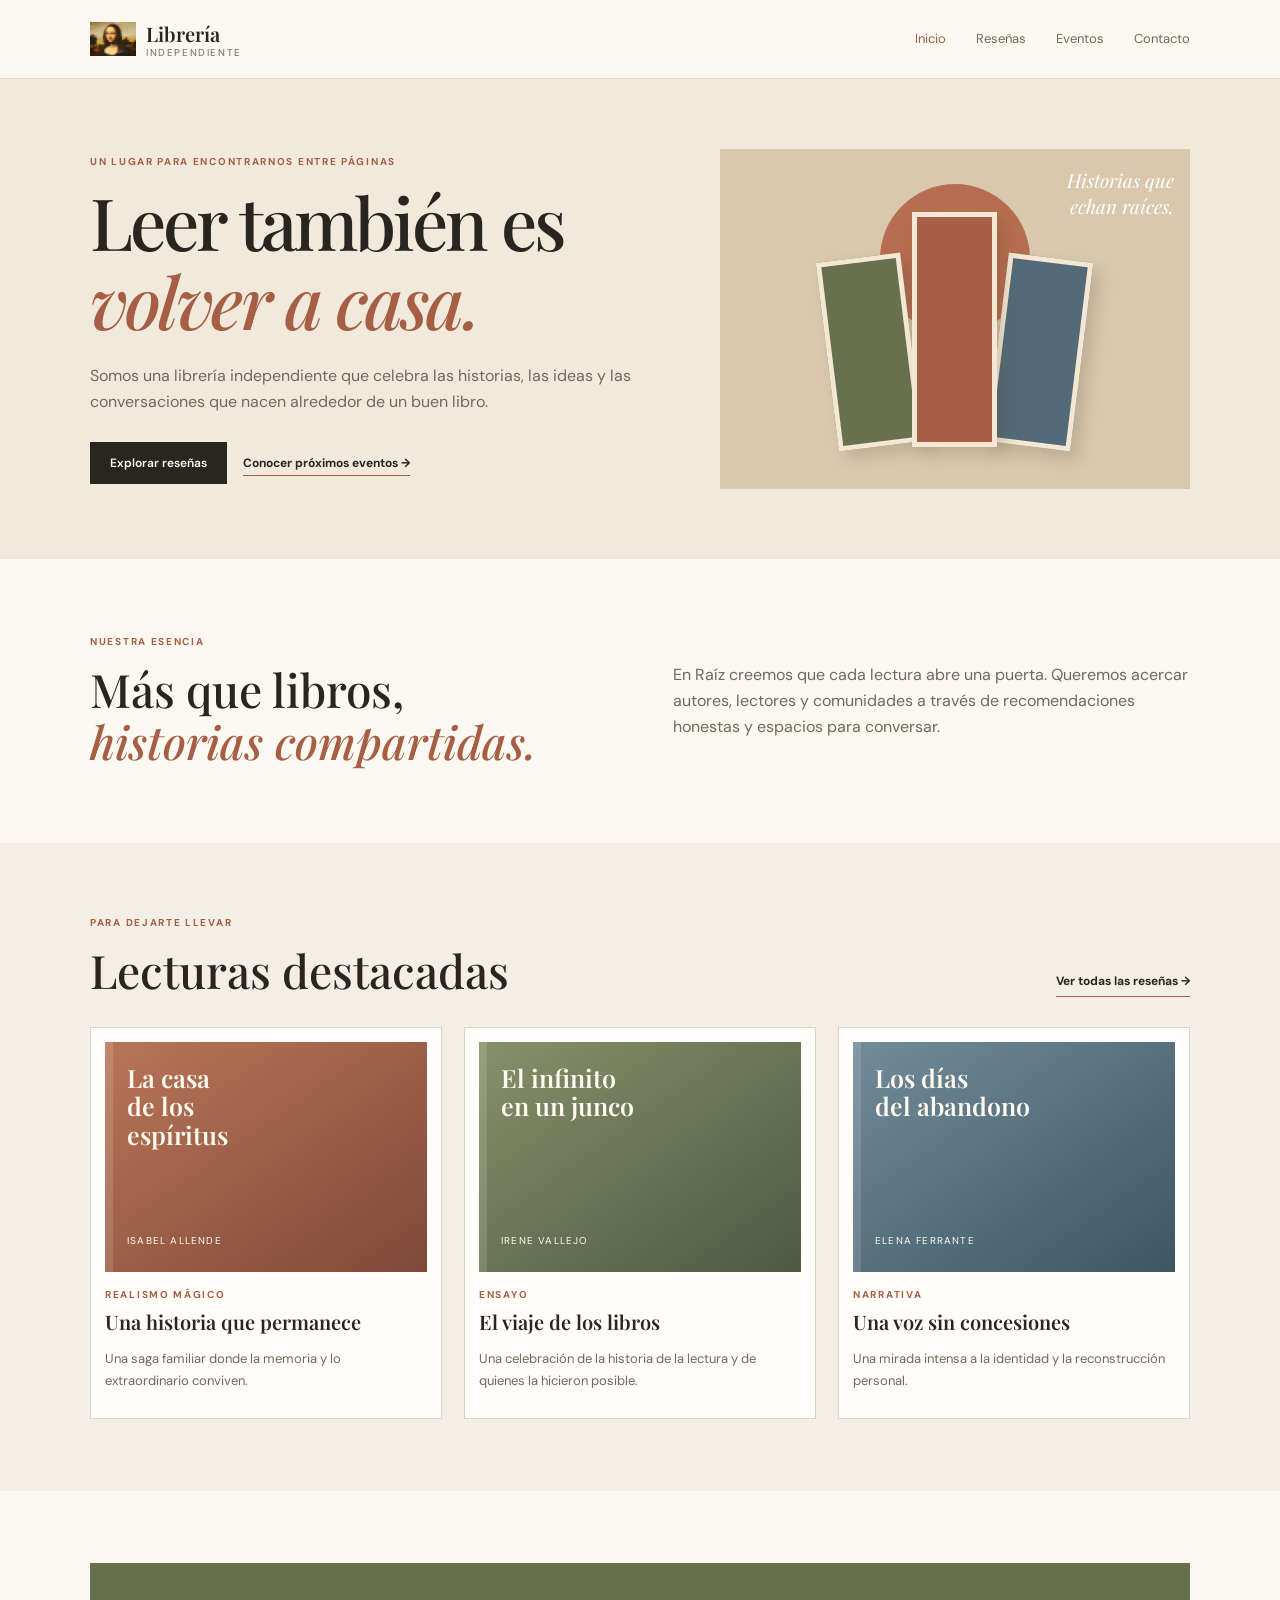
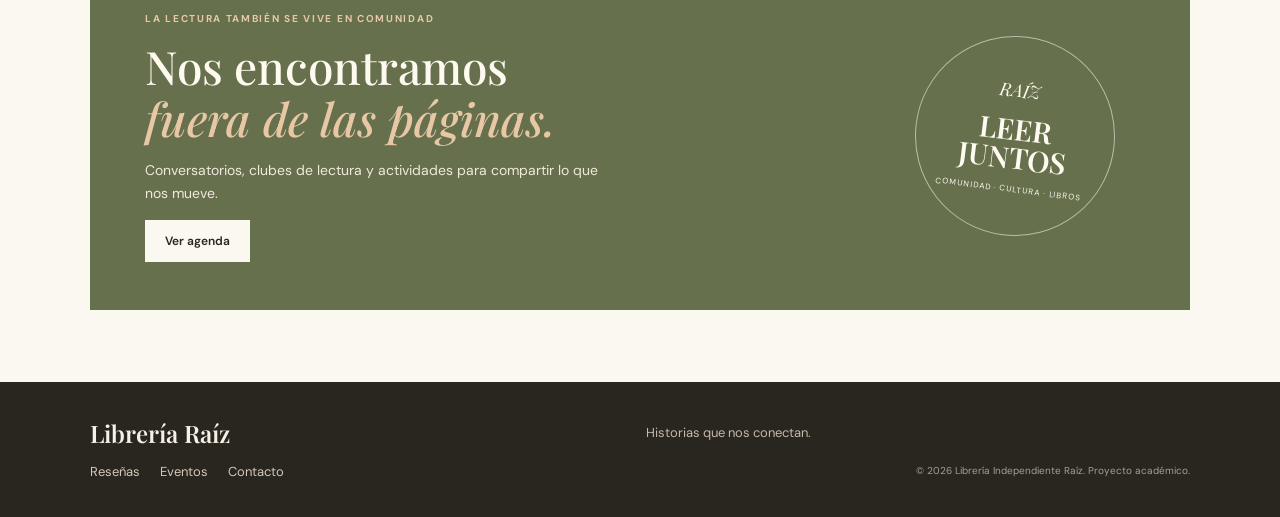
<file: index.html>
<!doctype html>
<html lang="es">

<head>
    <meta charset="utf-8">
    <meta name="viewport" content="width=device-width,initial-scale=1">
    <meta name="description" content="Librería Independiente Raíz: libros, reseñas y encuentros.">
    <title>Librería Raíz | Leer también es volver a casa</title>
    <link rel="icon" href="img/logo.webp">
    <link rel="stylesheet" href="css/main.css">
    <script src="js/main.js" defer></script>
</head>

<body><a class="skip" href="#main">Saltar al contenido</a>
    <header>
        <div class="wrap nav-wrap"><a class="brand" href="index.html"><img src="img/logo.webp"
                    alt="Logotipo de Librería Raíz"><span><b>Librería</b><small>independiente</small></span></a><button
                class="menu" aria-expanded="false" aria-controls="nav">Menú</button>
            <nav id="nav"><a class="active" href="index.html">Inicio</a><a href="blog/index.html">Reseñas</a><a
                    href="eventos/index.html">Eventos</a><a href="contacto/index.html">Contacto</a></nav>
        </div>
    </header>
    <main id="main">
        <section class="hero">
            <div class="wrap hero-grid">
                <div>
                    <p class="eyebrow">Un lugar para encontrarnos entre páginas</p>
                    <h1>Leer también es <em>volver a casa.</em></h1>
                    <p class="lead">Somos una librería independiente que celebra las historias, las ideas y las
                        conversaciones que nacen alrededor de un buen libro.</p><a class="btn"
                        href="blog/index.html">Explorar reseñas</a> <a class="under" href="eventos/index.html">Conocer
                        próximos eventos →</a>
                </div>
                <div class="art" role="img" aria-label="Ilustración decorativa de libros"><i></i><span
                        class="vol v1"></span><span class="vol v2"></span><span class="vol v3"></span><b>Historias
                        que<br>echan raíces.</b></div>
            </div>
        </section>
        <section class="wrap intro">
            <div>
                <p class="eyebrow">Nuestra esencia</p>
                <h2>Más que libros,<br><em>historias compartidas.</em></h2>
            </div>
            <p class="lead">En Raíz creemos que cada lectura abre una puerta. Queremos acercar autores, lectores y
                comunidades a través de recomendaciones honestas y espacios para conversar.</p>
        </section>
        <section class="soft">
            <div class="wrap section">
                <div class="section-head">
                    <div>
                        <p class="eyebrow">Para dejarte llevar</p>
                        <h2>Lecturas destacadas</h2>
                    </div><a class="under" href="blog/index.html">Ver todas las reseñas →</a>
                </div>
                <div class="books">
                    <article>
                        <div class="cover clay"><b>La casa<br>de los<br>espíritus</b><small>Isabel Allende</small></div>
                        <p class="eyebrow">Realismo mágico</p>
                        <h3>Una historia que permanece</h3>
                        <p>Una saga familiar donde la memoria y lo extraordinario conviven.</p>
                    </article>
                    <article>
                        <div class="cover olive"><b>El infinito<br>en un junco</b><small>Irene Vallejo</small></div>
                        <p class="eyebrow">Ensayo</p>
                        <h3>El viaje de los libros</h3>
                        <p>Una celebración de la historia de la lectura y de quienes la hicieron posible.</p>
                    </article>
                    <article>
                        <div class="cover blue"><b>Los días<br>del abandono</b><small>Elena Ferrante</small></div>
                        <p class="eyebrow">Narrativa</p>
                        <h3>Una voz sin concesiones</h3>
                        <p>Una mirada intensa a la identidad y la reconstrucción personal.</p>
                    </article>
                </div>
            </div>
        </section>
        <section class="wrap section">
            <div class="banner">
                <div>
                    <p class="eyebrow">La lectura también se vive en comunidad</p>
                    <h2>Nos encontramos<br><em>fuera de las páginas.</em></h2>
                    <p>Conversatorios, clubes de lectura y actividades para compartir lo que nos mueve.</p><a
                        class="btn light" href="eventos/index.html">Ver agenda</a>
                </div>
                <div class="stamp">RAÍZ<strong>LEER<br>JUNTOS</strong><small>COMUNIDAD · CULTURA · LIBROS</small></div>
            </div>
        </section>
    </main>
    <footer>
        <div class="wrap foot"><b>Librería Raíz</b><span>Historias que nos conectan.</span>
            <div><a href="blog/index.html">Reseñas</a><a href="eventos/index.html">Eventos</a><a
                    href="contacto/index.html">Contacto</a></div><small>© 2026 Librería Independiente Raíz. Proyecto
                académico.</small>
        </div>
    </footer>
</body>

</html>
</file>
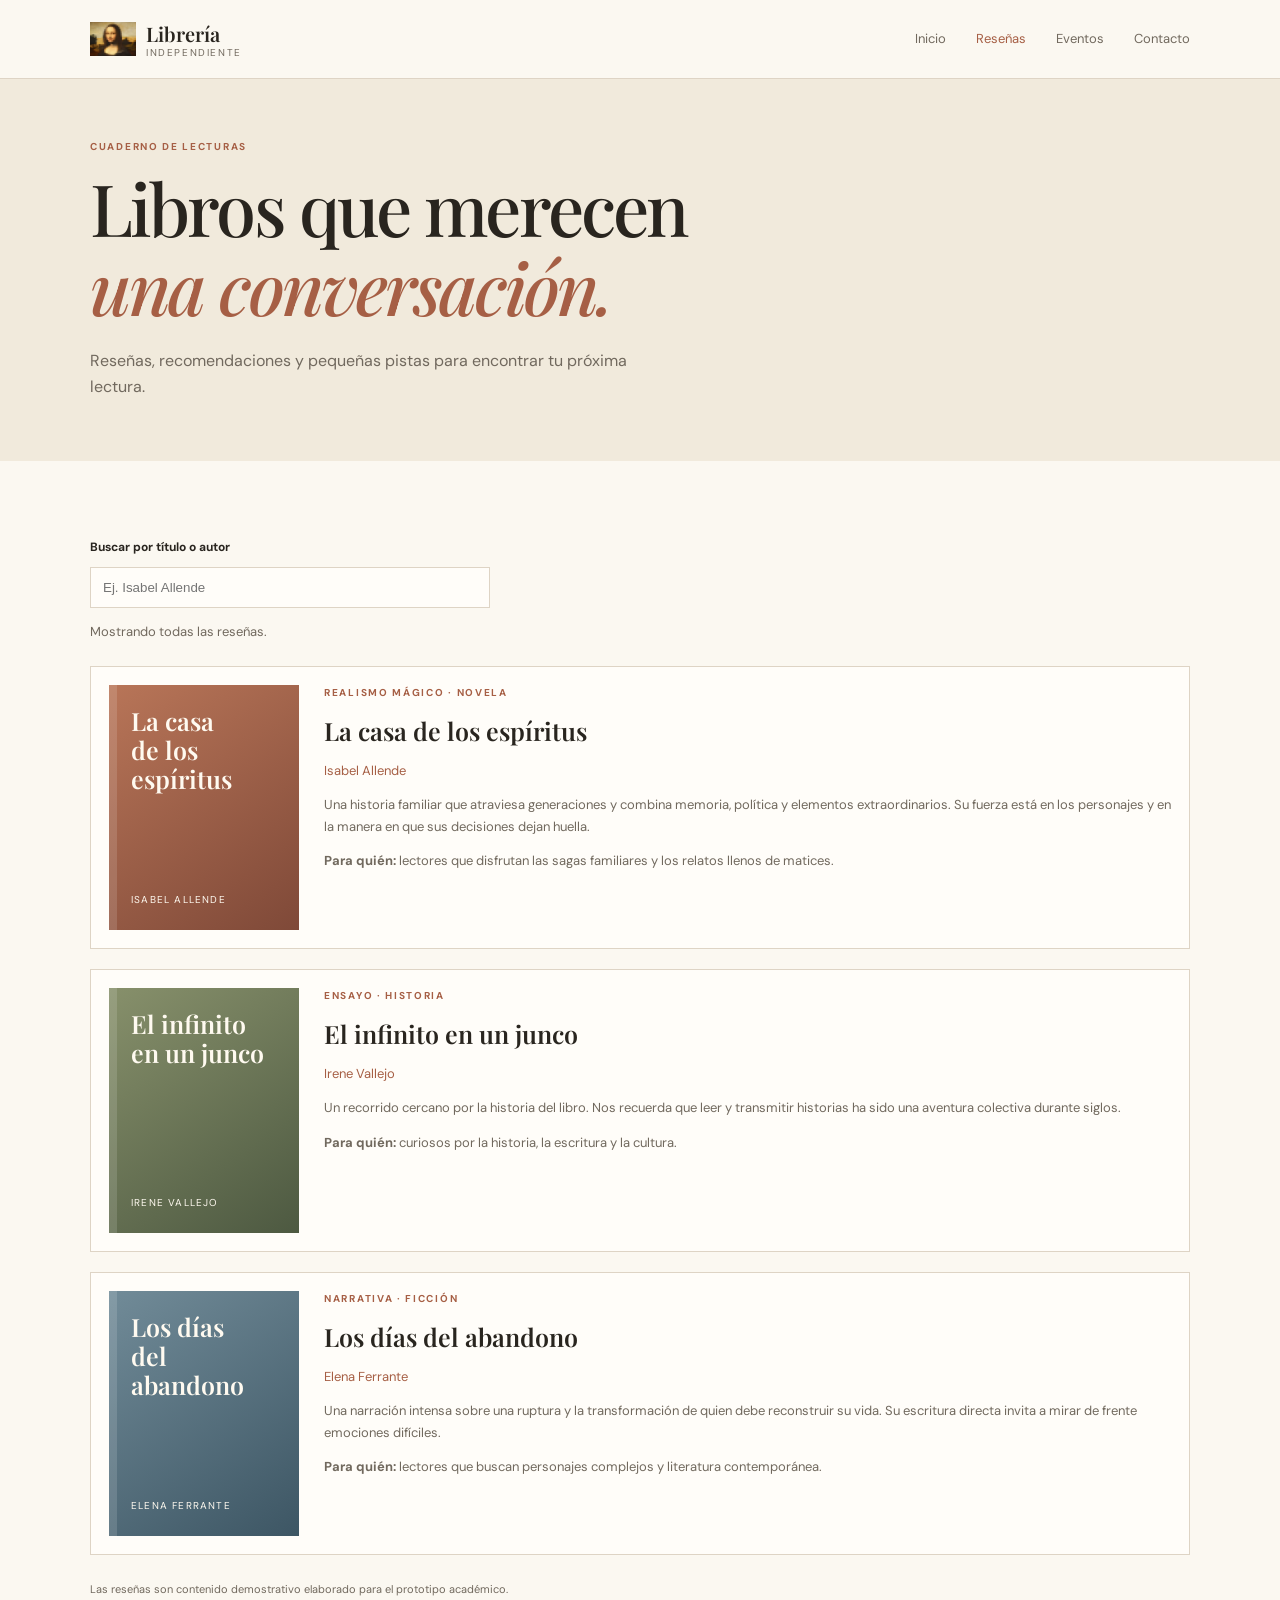
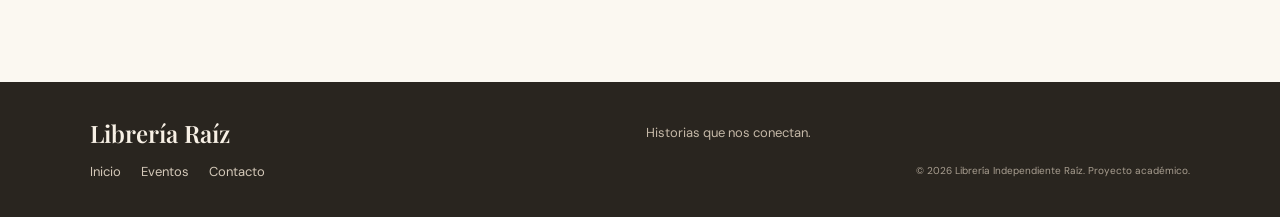
<file: blog/index.html>
<!doctype html>
<html lang="es">

<head>
    <meta charset="utf-8">
    <meta name="viewport" content="width=device-width,initial-scale=1">
    <title>Reseñas | Librería Raíz</title>
    <link rel="icon" href="../img/logo.webp">
    <link rel="stylesheet" href="../css/main.css">
    <script src="../js/main.js" defer></script>
</head>

<body><a class="skip" href="#main">Saltar al contenido</a>
    <header>
        <div class="wrap nav-wrap"><a class="brand" href="../index.html"><img src="../img/logo.webp"
                    alt="Logotipo de Librería Raíz"><span><b>Librería</b><small>independiente</small></span></a><button
                class="menu" aria-expanded="false" aria-controls="nav">Menú</button>
            <nav id="nav"><a href="../index.html">Inicio</a><a class="active" href="index.html">Reseñas</a><a
                    href="../eventos/index.html">Eventos</a><a href="../contacto/index.html">Contacto</a></nav>
        </div>
    </header>
    <main id="main">
        <section class="pagehero">
            <div class="wrap">
                <p class="eyebrow">Cuaderno de lecturas</p>
                <h1>Libros que merecen<br><em>una conversación.</em></h1>
                <p class="lead">Reseñas, recomendaciones y pequeñas pistas para encontrar tu próxima lectura.</p>
            </div>
        </section>
        <section class="wrap section"><label class="searchlabel" for="search">Buscar por título o autor</label><input
                id="search" class="search" type="search" placeholder="Ej. Isabel Allende">
            <p id="status" class="muted" aria-live="polite">Mostrando todas las reseñas.</p>
            <div class="reviews" id="reviews">
                <article class="review" data-search="la casa de los espiritus isabel allende realismo magico">
                    <div class="cover clay"><b>La casa<br>de los<br>espíritus</b><small>Isabel Allende</small></div>
                    <div>
                        <p class="eyebrow">Realismo mágico · Novela</p>
                        <h2>La casa de los espíritus</h2>
                        <p class="byline">Isabel Allende</p>
                        <p>Una historia familiar que atraviesa generaciones y combina memoria, política y elementos
                            extraordinarios. Su fuerza está en los personajes y en la manera en que sus decisiones dejan
                            huella.</p>
                        <p><strong>Para quién:</strong> lectores que disfrutan las sagas familiares y los relatos llenos
                            de matices.</p>
                    </div>
                </article>
                <article class="review" data-search="el infinito en un junco irene vallejo ensayo libros">
                    <div class="cover olive"><b>El infinito<br>en un junco</b><small>Irene Vallejo</small></div>
                    <div>
                        <p class="eyebrow">Ensayo · Historia</p>
                        <h2>El infinito en un junco</h2>
                        <p class="byline">Irene Vallejo</p>
                        <p>Un recorrido cercano por la historia del libro. Nos recuerda que leer y transmitir historias
                            ha sido una aventura colectiva durante siglos.</p>
                        <p><strong>Para quién:</strong> curiosos por la historia, la escritura y la cultura.</p>
                    </div>
                </article>
                <article class="review" data-search="los dias del abandono elena ferrante narrativa">
                    <div class="cover blue"><b>Los días<br>del abandono</b><small>Elena Ferrante</small></div>
                    <div>
                        <p class="eyebrow">Narrativa · Ficción</p>
                        <h2>Los días del abandono</h2>
                        <p class="byline">Elena Ferrante</p>
                        <p>Una narración intensa sobre una ruptura y la transformación de quien debe reconstruir su
                            vida. Su escritura directa invita a mirar de frente emociones difíciles.</p>
                        <p><strong>Para quién:</strong> lectores que buscan personajes complejos y literatura
                            contemporánea.</p>
                    </div>
                </article>
            </div>
            <p id="empty" class="empty" hidden>No encontramos reseñas con ese término. Prueba con otro título o autor.
            </p>
            <p class="muted note">Las reseñas son contenido demostrativo elaborado para el prototipo académico.</p>
        </section>
    </main>
    <footer>
        <div class="wrap foot"><b>Librería Raíz</b><span>Historias que nos conectan.</span>
            <div><a href="../index.html">Inicio</a><a href="../eventos/index.html">Eventos</a><a
                    href="../contacto/index.html">Contacto</a></div><small>© 2026 Librería Independiente Raíz. Proyecto
                académico.</small>
        </div>
    </footer>
</body>

</html>
</file>
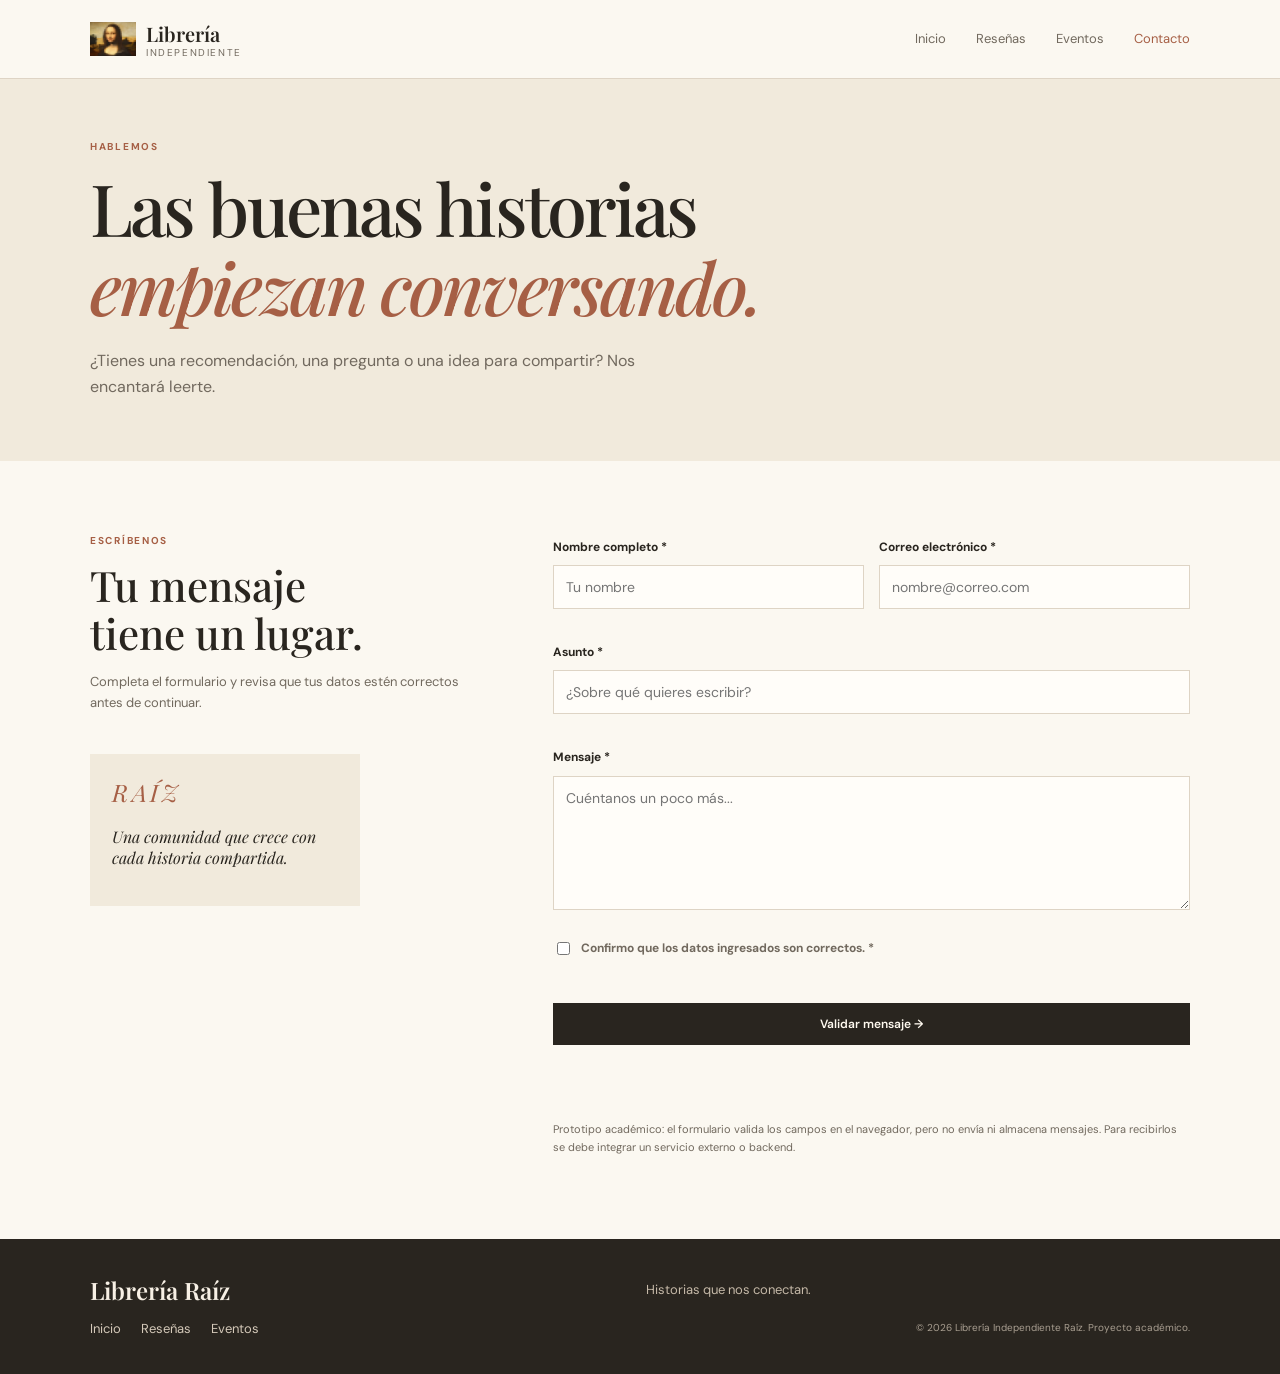
<file: contacto/index.html>
<!doctype html>
<html lang="es">

<head>
    <meta charset="utf-8">
    <meta name="viewport" content="width=device-width,initial-scale=1">
    <title>Contacto | Librería Raíz</title>
    <link rel="icon" href="../img/logo.webp">
    <link rel="stylesheet" href="../css/main.css">
    <script src="../js/main.js" defer></script>
</head>

<body><a class="skip" href="#main">Saltar al contenido</a>
    <header>
        <div class="wrap nav-wrap"><a class="brand" href="../index.html"><img src="../img/logo.webp"
                    alt="Logotipo de Librería Raíz"><span><b>Librería</b><small>independiente</small></span></a><button
                class="menu" aria-expanded="false" aria-controls="nav">Menú</button>
            <nav id="nav"><a href="../index.html">Inicio</a><a href="../blog/index.html">Reseñas</a><a
                    href="../eventos/index.html">Eventos</a><a class="active" href="index.html">Contacto</a></nav>
        </div>
    </header>
    <main id="main">
        <section class="pagehero">
            <div class="wrap">
                <p class="eyebrow">Hablemos</p>
                <h1>Las buenas historias<br><em>empiezan conversando.</em></h1>
                <p class="lead">¿Tienes una recomendación, una pregunta o una idea para compartir? Nos encantará leerte.
                </p>
            </div>
        </section>
        <section class="wrap section contact">
            <div>
                <p class="eyebrow">Escríbenos</p>
                <h2>Tu mensaje<br>tiene un lugar.</h2>
                <p class="muted">Completa el formulario y revisa que tus datos estén correctos antes de continuar.</p>
                <div class="contact-card"><b>RAÍZ</b>
                    <p>Una comunidad que crece con cada historia compartida.</p>
                </div>
            </div>
            <form id="contact-form" novalidate>
                <div class="two">
                    <div><label for="name">Nombre completo *</label><input id="name" name="name" required minlength="2"
                            autocomplete="name" placeholder="Tu nombre"><small id="name-error" class="error"></small>
                    </div>
                    <div><label for="email">Correo electrónico *</label><input id="email" name="email" type="email"
                            required autocomplete="email" placeholder="nombre@correo.com"><small id="email-error"
                            class="error"></small></div>
                </div>
                <div><label for="subject">Asunto *</label><input id="subject" name="subject" required minlength="3"
                        placeholder="¿Sobre qué quieres escribir?"><small id="subject-error" class="error"></small>
                </div>
                <div><label for="message">Mensaje *</label><textarea id="message" name="message" rows="6" required
                        minlength="10" placeholder="Cuéntanos un poco más..."></textarea><small id="message-error"
                        class="error"></small></div><label class="check"><input id="privacy" type="checkbox" required>
                    Confirmo que los datos ingresados son correctos. *</label><small id="privacy-error"
                    class="error"></small><button class="btn" type="submit">Validar mensaje →</button>
                <p id="feedback" aria-live="polite"></p>
                <p class="muted note">Prototipo académico: el formulario valida los campos en el navegador, pero no
                    envía ni almacena mensajes. Para recibirlos se debe integrar un servicio externo o backend.</p>
            </form>
        </section>
    </main>
    <footer>
        <div class="wrap foot"><b>Librería Raíz</b><span>Historias que nos conectan.</span>
            <div><a href="../index.html">Inicio</a><a href="../blog/index.html">Reseñas</a><a
                    href="../eventos/index.html">Eventos</a></div><small>© 2026 Librería Independiente Raíz. Proyecto
                académico.</small>
        </div>
    </footer>
</body>

</html>
</file>
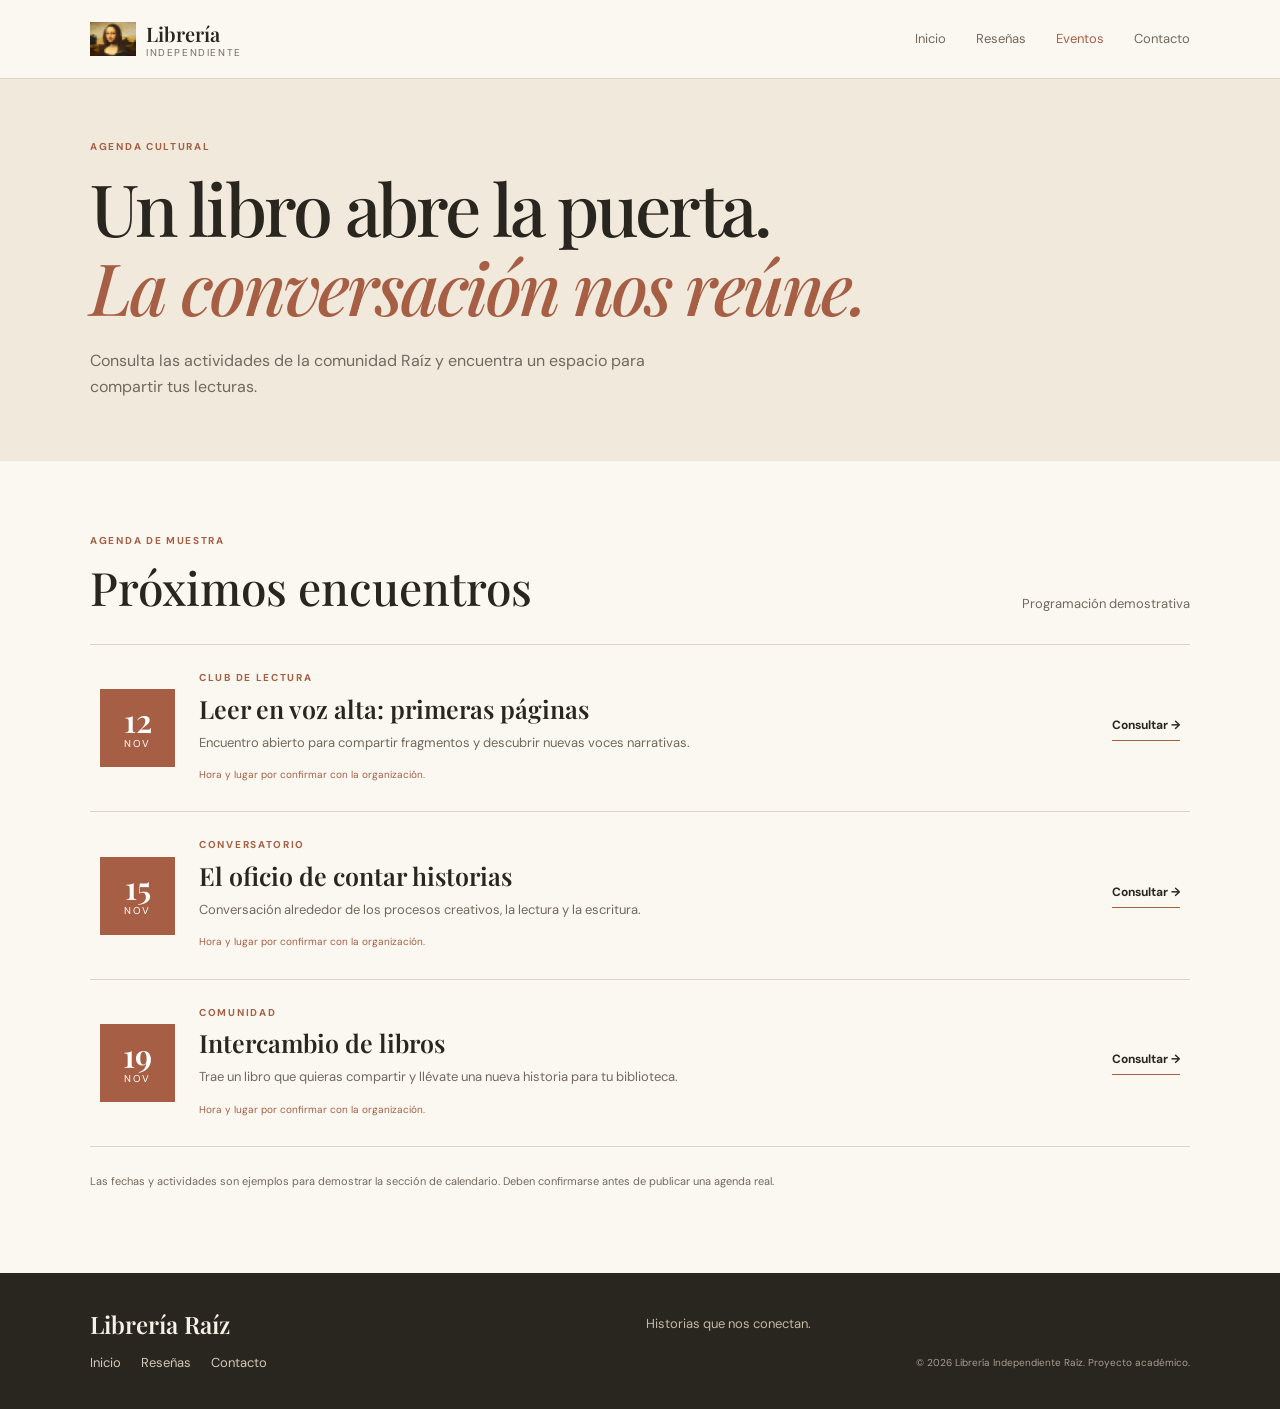
<file: eventos/index.html>
<!doctype html>
<html lang="es">

<head>
    <meta charset="utf-8">
    <meta name="viewport" content="width=device-width,initial-scale=1">
    <title>Eventos | Librería Raíz</title>
    <link rel="icon" href="../img/logo.webp">
    <link rel="stylesheet" href="../css/main.css">
    <script src="../js/main.js" defer></script>
</head>

<body><a class="skip" href="#main">Saltar al contenido</a>
    <header>
        <div class="wrap nav-wrap"><a class="brand" href="../index.html"><img src="../img/logo.webp"
                    alt="Logotipo de Librería Raíz"><span><b>Librería</b><small>independiente</small></span></a><button
                class="menu" aria-expanded="false" aria-controls="nav">Menú</button>
            <nav id="nav"><a href="../index.html">Inicio</a><a href="../blog/index.html">Reseñas</a><a class="active"
                    href="index.html">Eventos</a><a href="../contacto/index.html">Contacto</a></nav>
        </div>
    </header>
    <main id="main">
        <section class="pagehero">
            <div class="wrap">
                <p class="eyebrow">Agenda cultural</p>
                <h1>Un libro abre la puerta.<br><em>La conversación nos reúne.</em></h1>
                <p class="lead">Consulta las actividades de la comunidad Raíz y encuentra un espacio para compartir tus
                    lecturas.</p>
            </div>
        </section>
        <section class="wrap section">
            <div class="section-head">
                <div>
                    <p class="eyebrow">Agenda de muestra</p>
                    <h2>Próximos encuentros</h2>
                </div><span class="muted">Programación demostrativa</span>
            </div>
            <div class="event">
                <div class="date"><b>12</b><span>NOV</span></div>
                <div>
                    <p class="eyebrow">Club de lectura</p>
                    <h2>Leer en voz alta: primeras páginas</h2>
                    <p>Encuentro abierto para compartir fragmentos y descubrir nuevas voces narrativas.</p><small>Hora y
                        lugar por confirmar con la organización.</small>
                </div><a class="under" href="../contacto/index.html">Consultar →</a>
            </div>
            <div class="event">
                <div class="date"><b>15</b><span>NOV</span></div>
                <div>
                    <p class="eyebrow">Conversatorio</p>
                    <h2>El oficio de contar historias</h2>
                    <p>Conversación alrededor de los procesos creativos, la lectura y la escritura.</p><small>Hora y
                        lugar por confirmar con la organización.</small>
                </div><a class="under" href="../contacto/index.html">Consultar →</a>
            </div>
            <div class="event">
                <div class="date"><b>19</b><span>NOV</span></div>
                <div>
                    <p class="eyebrow">Comunidad</p>
                    <h2>Intercambio de libros</h2>
                    <p>Trae un libro que quieras compartir y llévate una nueva historia para tu biblioteca.</p>
                    <small>Hora y lugar por confirmar con la organización.</small>
                </div><a class="under" href="../contacto/index.html">Consultar →</a>
            </div>
            <p class="muted note">Las fechas y actividades son ejemplos para demostrar la sección de calendario. Deben
                confirmarse antes de publicar una agenda real.</p>
        </section>
    </main>
    <footer>
        <div class="wrap foot"><b>Librería Raíz</b><span>Historias que nos conectan.</span>
            <div><a href="../index.html">Inicio</a><a href="../blog/index.html">Reseñas</a><a
                    href="../contacto/index.html">Contacto</a></div><small>© 2026 Librería Independiente Raíz. Proyecto
                académico.</small>
        </div>
    </footer>
</body>

</html>
</file>
<file: css/main.css>
@import url('https://fonts.googleapis.com/css2?family=DM+Sans:wght@400;500;600;700&family=Playfair+Display:ital,wght@0,500;0,600;1,500&display=swap');

:root {
    --ink: #29251f;
    --muted: #71695e;
    --paper: #fbf8f1;
    --cream: #f1eadc;
    --clay: #a65f45;
    --olive: #66704d;
    --blue: #536b79;
    --line: #ded4c5;
    --serif: 'Playfair Display', Georgia, serif;
    --sans: 'DM Sans', Arial, sans-serif
}

* {
    box-sizing: border-box
}

body {
    margin: 0;
    background: var(--paper);
    color: var(--ink);
    font: 16px/1.65 var(--sans)
}

a {
    color: inherit
}

.wrap {
    width: min(1100px, calc(100% - 40px));
    margin: auto
}

.skip {
    position: absolute;
    left: -999px
}

.skip:focus {
    left: 10px;
    top: 10px;
    background: #222;
    color: #fff;
    padding: 10px;
    z-index: 30
}

header {
    position: sticky;
    top: 0;
    background: #fbf8f1f2;
    border-bottom: 1px solid var(--line);
    z-index: 5
}

.nav-wrap {
    min-height: 78px;
    display: flex;
    align-items: center;
    justify-content: space-between
}

.brand {
    display: flex;
    gap: 10px;
    align-items: center;
    text-decoration: none
}

.brand img {
    width: 46px;
    height: 46px;
    object-fit: contain
}

.brand span {
    display: grid;
    line-height: 1.1
}

.brand b {
    font: 600 20px var(--serif)
}

.brand small {
    font-size: 10px;
    letter-spacing: .16em;
    text-transform: uppercase;
    color: var(--muted)
}

nav {
    display: flex;
    gap: 30px
}

nav a,
footer a {
    text-decoration: none;
    font-size: 13px;
    color: var(--muted)
}

nav a.active,
nav a:hover,
footer a:hover {
    color: var(--clay)
}

.menu {
    display: none;
    background: none;
    border: 1px solid var(--line);
    padding: 8px 12px
}

.hero,
.pagehero {
    background: var(--cream);
    padding: 70px 0
}

.hero-grid {
    display: grid;
    grid-template-columns: 1.1fr .9fr;
    gap: 55px;
    align-items: center
}

.eyebrow {
    font-size: 10px;
    letter-spacing: .17em;
    text-transform: uppercase;
    color: var(--clay);
    font-weight: 700;
    margin: 0 0 12px
}

.hero h1,
.pagehero h1 {
    font: 500 clamp(43px, 6vw, 72px)/1.1 var(--serif);
    letter-spacing: -.04em;
    margin: 0
}

.hero h1 em,
.pagehero h1 em,
h2 em {
    color: var(--clay)
}

.lead {
    color: var(--muted);
    font-size: 16px;
    max-width: 580px;
    margin: 22px 0 27px
}

.btn {
    display: inline-block;
    background: var(--ink);
    color: #fffaf0;
    text-decoration: none;
    border: 0;
    padding: 13px 20px;
    font: 600 12px var(--sans);
    cursor: pointer
}

.btn:hover {
    background: var(--clay)
}

.under {
    font-size: 12px;
    font-weight: 700;
    text-decoration: none;
    border-bottom: 1px solid var(--clay);
    padding-bottom: 4px;
    margin-left: 12px
}

.art {
    height: 340px;
    background: #d9c8ad;
    position: relative;
    display: flex;
    align-items: end;
    justify-content: center;
    padding-bottom: 42px;
    overflow: hidden
}

.art i {
    position: absolute;
    width: 150px;
    height: 150px;
    border-radius: 50%;
    background: #b76e50;
    top: 35px
}

.vol {
    width: 85px;
    height: 190px;
    border: 5px solid #f4e8d4;
    position: relative;
    box-shadow: 8px 8px 15px #57453233
}

.v1 {
    background: #68714f;
    transform: rotate(-7deg)
}

.v2 {
    height: 235px;
    background: #a85f45;
    z-index: 1
}

.v3 {
    background: #536b79;
    transform: rotate(7deg)
}

.art>b {
    position: absolute;
    right: 16px;
    top: 18px;
    color: #fff;
    font: italic 19px var(--serif);
    text-align: right
}

.intro {
    padding: 75px 0;
    display: grid;
    grid-template-columns: 1fr 1fr;
    gap: 65px;
    align-items: center
}

.intro h2,
.section h2,
.banner h2,
.contact h2 {
    font: 500 clamp(32px, 4vw, 46px)/1.15 var(--serif);
    margin: 0
}

.intro .lead {
    margin: 0
}

.soft {
    background: #f4efe6
}

.section {
    padding: 72px 0
}

.section-head {
    display: flex;
    justify-content: space-between;
    align-items: end;
    margin-bottom: 30px
}

.books {
    display: grid;
    grid-template-columns: repeat(3, 1fr);
    gap: 22px
}

.books article {
    background: #fffdf9;
    padding: 14px;
    border: 1px solid var(--line)
}

.cover {
    height: 230px;
    padding: 22px;
    color: #fffaf0;
    display: flex;
    flex-direction: column;
    justify-content: space-between;
    box-shadow: inset 8px 0 #ffffff22
}

.cover b {
    font: 600 25px/1.15 var(--serif)
}

.cover small {
    font-size: 10px;
    letter-spacing: .12em;
    text-transform: uppercase
}

.clay {
    background: linear-gradient(145deg, #b87558, #7f4938)
}

.olive {
    background: linear-gradient(145deg, #87906b, #4d5941)
}

.blue {
    background: linear-gradient(145deg, #718b98, #3d5664)
}

.books article>.eyebrow {
    margin: 15px 0 5px
}

.books h3 {
    font: 600 20px var(--serif);
    margin: 0
}

.books article>p:last-child,
.muted {
    color: var(--muted);
    font-size: 13px
}

.banner {
    background: var(--olive);
    color: #fffaf0;
    padding: 48px 55px;
    display: grid;
    grid-template-columns: 1fr 220px;
    align-items: center;
    gap: 25px
}

.banner .eyebrow {
    color: #e6c9a6
}

.banner h2 em {
    color: #e8c7a5
}

.banner p:not(.eyebrow) {
    font-size: 14px;
    color: #f1eadc;
    max-width: 470px
}

.light {
    background: var(--paper);
    color: var(--ink)
}

.stamp {
    border: 1px solid #ffffff88;
    width: 200px;
    height: 200px;
    border-radius: 50%;
    display: flex;
    flex-direction: column;
    justify-content: center;
    align-items: center;
    text-align: center;
    transform: rotate(7deg);
    font: italic 18px var(--serif)
}

.stamp strong {
    font: 600 29px/1 var(--serif);
    margin: 12px
}

.stamp small {
    font: 8px var(--sans);
    letter-spacing: .12em
}

footer {
    background: #29251f;
    color: #f7f0e5;
    padding: 35px 0
}

.foot {
    display: grid;
    grid-template-columns: 1fr 1fr;
    gap: 12px;
    align-items: center
}

.foot>b {
    font: 600 24px var(--serif)
}

.foot>span {
    font-size: 13px;
    color: #c5b9a8
}

.foot>div {
    display: flex;
    gap: 20px
}

.foot a {
    color: #d4c9b9
}

.foot small {
    justify-self: end;
    color: #a99f91;
    font-size: 10px
}

.pagehero {
    padding: 60px 0
}

.pagehero .lead {
    margin-bottom: 0
}

.searchlabel {
    font-size: 12px;
    font-weight: 700
}

.search {
    display: block;
    width: min(400px, 100%);
    padding: 12px;
    border: 1px solid var(--line);
    background: #fffdf9;
    margin: 8px 0
}

.reviews {
    display: grid;
    gap: 20px;
    margin-top: 24px
}

.review {
    display: grid;
    grid-template-columns: 190px 1fr;
    gap: 25px;
    padding: 18px;
    border: 1px solid var(--line);
    background: #fffdf9
}

.review .cover {
    height: 245px
}

.review h2,
.event h2 {
    font: 600 25px var(--serif);
    margin: 0
}

.review p:not(.eyebrow) {
    font-size: 13px;
    color: var(--muted)
}

.byline {
    color: var(--clay) !important
}

.note {
    font-size: 11px;
    margin-top: 25px
}

.empty {
    background: var(--cream);
    padding: 25px;
    text-align: center
}

.event {
    display: grid;
    grid-template-columns: 75px 1fr auto;
    gap: 24px;
    align-items: center;
    padding: 25px 10px;
    border-top: 1px solid var(--line)
}

.event:last-of-type {
    border-bottom: 1px solid var(--line)
}

.event .eyebrow {
    margin: 0 0 5px
}

.event p:not(.eyebrow) {
    font-size: 13px;
    color: var(--muted);
    margin: 7px 0
}

.event small {
    font-size: 10px;
    color: var(--clay)
}

.date {
    height: 78px;
    background: var(--clay);
    color: white;
    display: flex;
    flex-direction: column;
    justify-content: center;
    align-items: center
}

.date b {
    font: 600 32px var(--serif);
    line-height: 1
}

.date span {
    font-size: 10px;
    letter-spacing: .15em
}

.contact {
    display: grid;
    grid-template-columns: .75fr 1.25fr;
    gap: 80px
}

.contact h2 {
    font-size: 42px
}

.contact-card {
    background: var(--cream);
    padding: 22px;
    margin-top: 40px;
    max-width: 270px
}

.contact-card b {
    font: italic 24px var(--serif);
    color: var(--clay);
    letter-spacing: .15em
}

.contact-card p {
    font: italic 16px var(--serif)
}

form {
    display: grid;
    gap: 15px
}

form label {
    font-size: 12px;
    font-weight: 700
}

form input:not([type=checkbox]),
form textarea {
    display: block;
    width: 100%;
    padding: 12px;
    border: 1px solid var(--line);
    background: #fffdf9;
    font: 14px var(--sans);
    margin-top: 6px
}

form input:focus,
form textarea:focus,
.search:focus {
    outline: 2px solid #a65f4533;
    border-color: var(--clay)
}

.two {
    display: grid;
    grid-template-columns: 1fr 1fr;
    gap: 15px
}

.error {
    display: block;
    color: #a33d32;
    font-size: 11px;
    min-height: 14px
}

.check {
    display: flex;
    gap: 8px;
    align-items: center;
    color: var(--muted)
}

#feedback {
    font-size: 13px;
    color: var(--olive);
    margin: 0;
    min-height: 20px
}

@media(max-width:720px) {
    .wrap {
        width: calc(100% - 34px)
    }

    .nav-wrap {
        min-height: 70px
    }

    .menu {
        display: block
    }

    nav {
        display: none;
        position: absolute;
        top: 69px;
        left: 0;
        right: 0;
        background: var(--paper);
        padding: 18px 25px;
        flex-direction: column;
        gap: 15px;
        border-bottom: 1px solid var(--line)
    }

    nav.open {
        display: flex
    }

    .hero-grid,
    .intro,
    .contact {
        grid-template-columns: 1fr;
        gap: 30px
    }

    .hero {
        padding: 48px 0
    }

    .hero h1 {
        font-size: 49px
    }

    .art {
        height: 270px
    }

    .intro,
    .section {
        padding: 52px 0
    }

    .books {
        grid-template-columns: 1fr
    }

    .books article {
        display: grid;
        grid-template-columns: 115px 1fr;
        gap: 10px
    }

    .books .cover {
        height: 165px;
        padding: 13px
    }

    .cover b {
        font-size: 19px
    }

    .books article>.eyebrow {
        align-self: end
    }

    .books h3,
    .books article>p:last-child {
        grid-column: 2
    }

    .books article h3 {
        align-self: center
    }

    .section-head {
        align-items: flex-start;
        flex-direction: column;
        gap: 12px
    }

    .banner {
        grid-template-columns: 1fr;
        padding: 32px 24px
    }

    .stamp {
        width: 155px;
        height: 155px;
        justify-self: center
    }

    .stamp strong {
        font-size: 23px
    }

    .pagehero {
        padding: 48px 0
    }

    .pagehero h1 {
        font-size: 43px
    }

    .review {
        grid-template-columns: 105px 1fr;
        gap: 14px;
        padding: 12px
    }

    .review .cover {
        height: 160px;
        padding: 12px
    }

    .review h2,
    .event h2 {
        font-size: 20px
    }

    .event {
        grid-template-columns: 60px 1fr;
        gap: 14px
    }

    .event .under {
        grid-column: 2;
        justify-self: start
    }

    .date {
        height: 70px
    }

    .contact {
        gap: 25px
    }

    .contact h2 {
        font-size: 37px
    }

    .two {
        grid-template-columns: 1fr
    }

    .foot {
        grid-template-columns: 1fr
    }

    .foot small {
        justify-self: start
    }

    .foot>div {
        flex-wrap: wrap
    }
}

@media(prefers-reduced-motion:reduce) {
    html {
        scroll-behavior: auto
    }
}

.review[hidden] {
    display: none !important;
}
</file>
